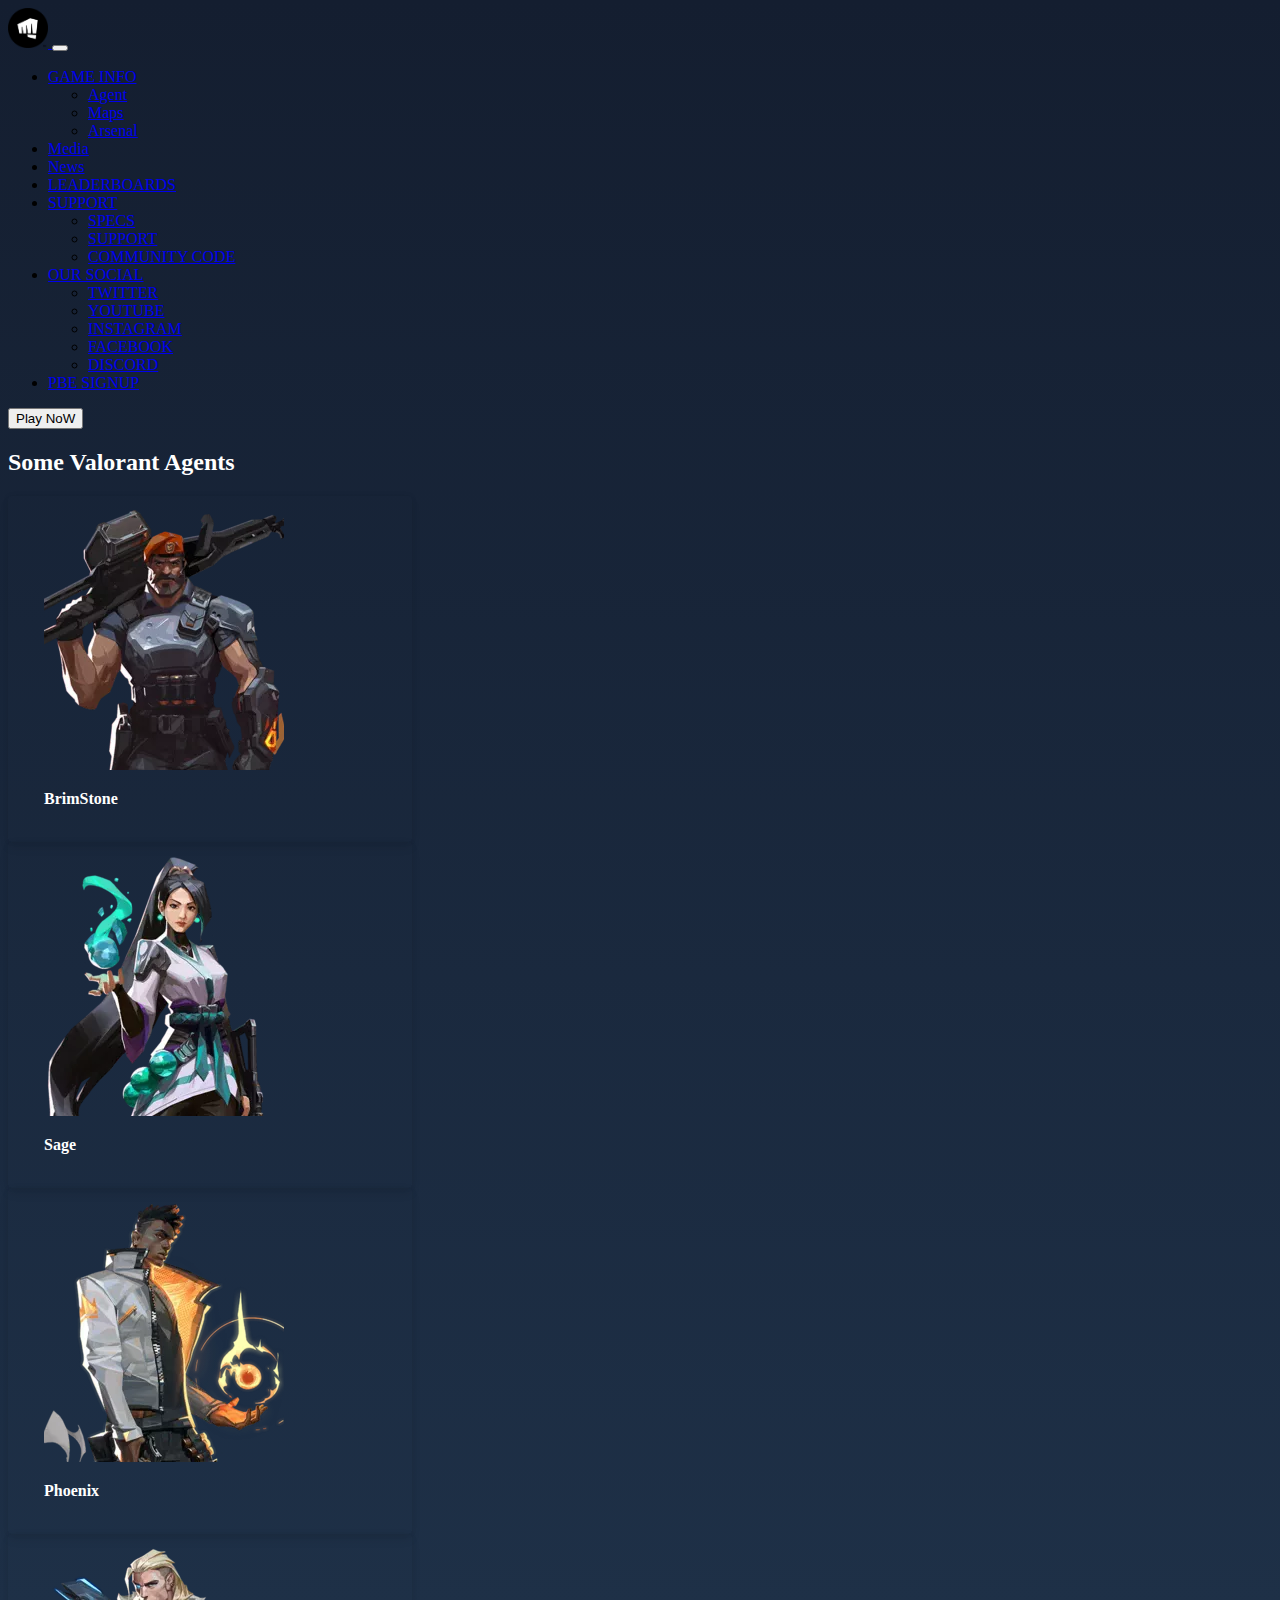
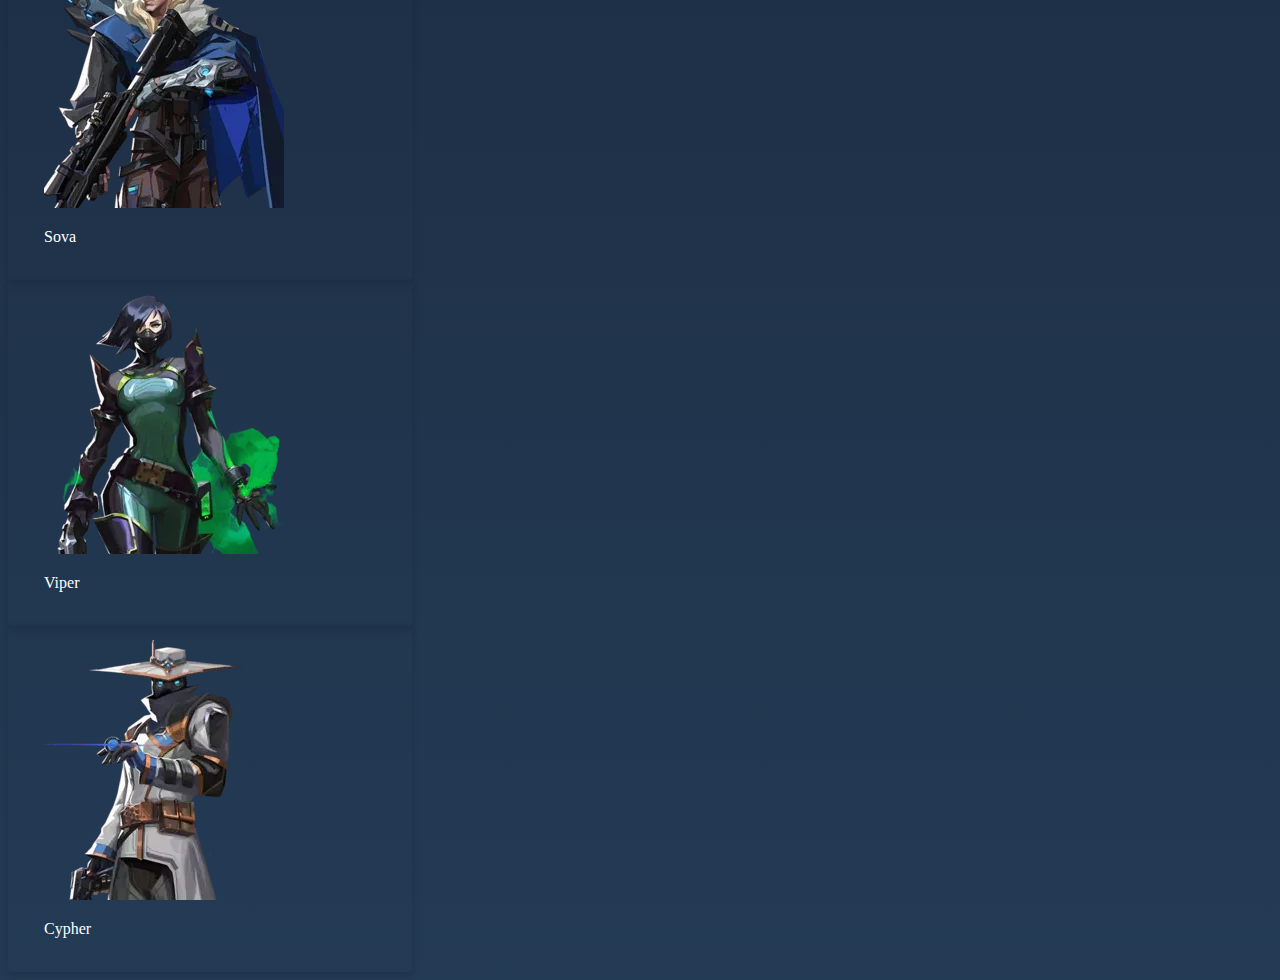
<file: index.html>
<!doctype html>
<html lang="en">

<head>
    <!-- Required meta tags -->
    <meta charset="utf-8">
    <meta name="viewport" content="width=device-width, initial-scale=1">

    <!-- Bootstrap CSS -->
    <link href="https://cdn.jsdelivr.net/npm/bootstrap@5.0.2/dist/css/bootstrap.min.css" rel="stylesheet"
        integrity="sha384-EVSTQN3/azprG1Anm3QDgpJLIm9Nao0Yz1ztcQTwFspd3yD65VohhpuuCOmLASjC" crossorigin="anonymous">
    <link rel="stylesheet" href="style.css">

    <title>Hello, world!</title>
</head>

<body>
    <nav class="navbar navbar-expand-lg navbar-dark bg-dark">
        <div class="container-fluid">
            <a class="navbar-brand" href="#"><img src="riot.png" alt="" height="40" width="40"> </a>
            <button class="navbar-toggler" type="button" data-bs-toggle="collapse"
                data-bs-target="#navbarSupportedContent" aria-controls="navbarSupportedContent" aria-expanded="false"
                aria-label="Toggle navigation">
                <span class="navbar-toggler-icon"></span>
            </button>
            <div class="collapse navbar-collapse" id="navbarSupportedContent">
                <ul class="navbar-nav me-auto mb-2 mb-lg-0">
                    <li class="nav-item dropdown active">
                        <a class="nav-link dropdown-toggle" href="#" id="navbarDropdown" role="button"
                            data-bs-toggle="dropdown" aria-expanded="false">
                            GAME INFO
                        </a>
                        <ul class="dropdown-menu" aria-labelledby="navbarDropdown">
                            <li><a class="dropdown-item" href="#">Agent</a></li>
                            <li><a class="dropdown-item" href="#">Maps</a></li>
                            <li><a class="dropdown-item" href="#">Arsenal</a></li>

                        </ul>
                    </li>
                    <li class="nav-item">
                        <a class="nav-link " aria-current="page" href="#">Media</a>
                    </li>
                    <li class="nav-item">
                        <a class="nav-link" href="#">News</a>
                    </li>
                    <li class="nav-item">
                        <a class="nav-link" href="#">LEADERBOARDS</a>
                    </li>
                    <li class="nav-item dropdown active">
                        <a class="nav-link dropdown-toggle" href="#" id="navbarDropdown" role="button"
                            data-bs-toggle="dropdown" aria-expanded="false">
                            SUPPORT
                        </a>
                        <ul class="dropdown-menu" aria-labelledby="navbarDropdown">
                            <li><a class="dropdown-item" href="#">SPECS</a></li>
                            <li><a class="dropdown-item" href="#">SUPPORT</a></li>
                            <li><a class="dropdown-item" href="#">COMMUNITY CODE</a></li>

                        </ul>
                    </li>
                    <li class="nav-item dropdown ">
                        <a class="nav-link dropdown-toggle" href="#" id="navbarDropdown" role="button"
                            data-bs-toggle="dropdown" aria-expanded="false">
                            OUR SOCIAL
                        </a>
                        <ul class="dropdown-menu" aria-labelledby="navbarDropdown">
                            <li><a class="dropdown-item" href="#">TWITTER</a></li>
                            <li><a class="dropdown-item" href="#">YOUTUBE</a></li>
                            <li><a class="dropdown-item" href="#">INSTAGRAM</a></li>
                            <li><a class="dropdown-item" href="#">FACEBOOK</a></li>
                            <li><a class="dropdown-item" href="#">DISCORD</a></li>

                        </ul>
                    </li>
                    <li class="nav-item">
                        <a class="nav-link" href="#">PBE SIGNUP</a>
                    </li>


                </ul>
                <form class="d-flex">

                    <button class="btn btn-outline-success" type="submit">Play NoW</button>
                </form>
            </div>
        </div>
    </nav>

    <h2 style="color: white;">Some Valorant Agents</h2>
    <div class="cont">
        <div class="container-fluid" style="font-weight: 600; ">
            <div class="row">
                <div class="col">
                    <div class="card" style="width: 18rem; ">
                        <a href="brim.html"> <img src="valo/Brimstone.webp" class="card-img-top" alt="..."></a>
                        <div class="card-body">
                            <p class="card-text">BrimStone</p>
                        </div>
                    </div>
                </div>
                <div class="col">
                    <div class="card" style="width: 18rem;">
                        <a href="sage.html"> <img src="valo/Sage.webp" class="card-img-top" alt="..."></a>
                        <div class="card-body">
                            <p class="card-text">Sage</p>
                        </div>
                    </div>
                </div>
                <div class="col">
                    <div class="card" style="width: 18rem;">
                        <a href="phoenix.html"> <img src="valo/Phoenix.webp" class="card-img-top" alt="..."></a>
                        <div class="card-body">
                            <p class="card-text">Phoenix</p>
                        </div>
                    </div>
                </div>
            </div>
        </div>
        <div class="container-fluid">
            <div class="row">
                <div class="col">
                    <div class="card" style="width: 18rem;">
                        <a href="sova.html"><img src="valo/Sova.webp" class="card-img-top" alt="..."></a>
                        <div class="card-body">
                            <p class="card-text">Sova</p>
                        </div>
                    </div>
                </div>
                <div class="col">
                    <div class="card" style="width: 18rem;">
                        <a href="viper.html"><img src="valo/Viper.webp" class="card-img-top" alt="..."></a>
                        <div class="card-body">
                            <p class="card-text">Viper</p>
                        </div>
                    </div>
                </div>
                <div class="col">
                    <div class="card" style="width: 18rem;">
                        <a href="cypher.html"><img src="valo/Cypher.webp" class="card-img-top" alt="..."></a>
                        <div class="card-body">
                            <p class="card-text">Cypher</p>
                        </div>
                    </div>
                </div>
            </div>
        </div>

    </div>

    <!-- Optional JavaScript; choose one of the two! -->

    <!-- Option 1: Bootstrap Bundle with Popper -->
    <script src="https://cdn.jsdelivr.net/npm/bootstrap@5.0.2/dist/js/bootstrap.bundle.min.js"
        integrity="sha384-MrcW6ZMFYlzcLA8Nl+NtUVF0sA7MsXsP1UyJoMp4YLEuNSfAP+JcXn/tWtIaxVXM"
        crossorigin="anonymous"></script>

    <!-- Option 2: Separate Popper and Bootstrap JS -->
    <!--
    <script src="https://cdn.jsdelivr.net/npm/@popperjs/core@2.9.2/dist/umd/popper.min.js" integrity="sha384-IQsoLXl5PILFhosVNubq5LC7Qb9DXgDA9i+tQ8Zj3iwWAwPtgFTxbJ8NT4GN1R8p" crossorigin="anonymous"></script>
    <script src="https://cdn.jsdelivr.net/npm/bootstrap@5.0.2/dist/js/bootstrap.min.js" integrity="sha384-cVKIPhGWiC2Al4u+LWgxfKTRIcfu0JTxR+EQDz/bgldoEyl4H0zUF0QKbrJ0EcQF" crossorigin="anonymous"></script>
    -->
</body>

</html>
</file>
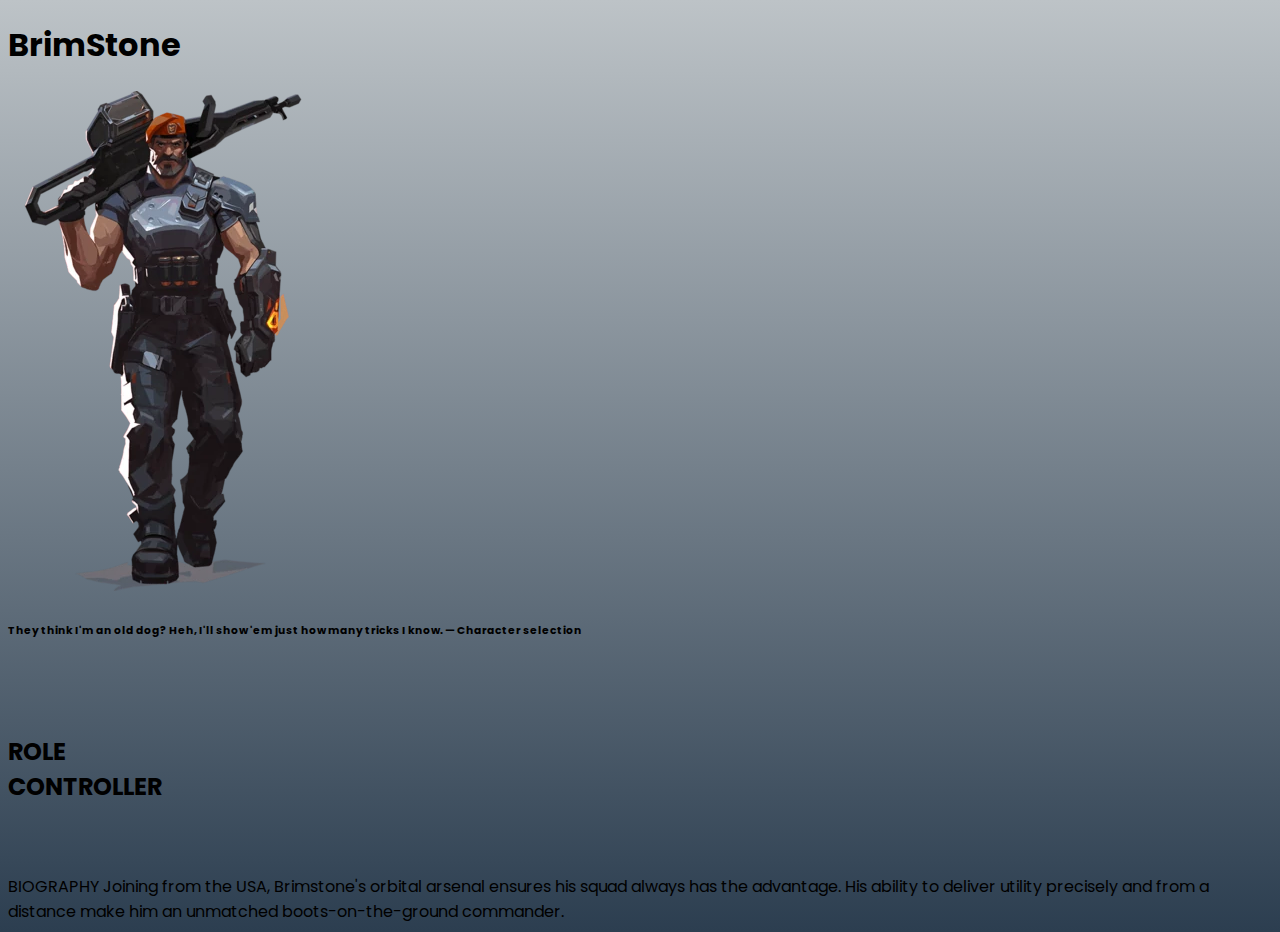
<file: brim.html>
<!doctype html>
<html lang="en">

<head>
    <!-- Required meta tags -->
    <meta charset="utf-8">
    <meta name="viewport" content="width=device-width, initial-scale=1">

    <!-- Bootstrap CSS -->
    <link href="https://cdn.jsdelivr.net/npm/bootstrap@5.0.2/dist/css/bootstrap.min.css" rel="stylesheet"
        integrity="sha384-EVSTQN3/azprG1Anm3QDgpJLIm9Nao0Yz1ztcQTwFspd3yD65VohhpuuCOmLASjC" crossorigin="anonymous">
    <style>
        @import url('https://fonts.googleapis.com/css2?family=Poppins:ital@1&display=swap');

        body {
            background: linear-gradient(#bdc3c7, #2c3e50);
            font-family: 'Poppins', sans-serif;
        }
    </style>
    <title>Brimstone</title>
</head>

<body>
    <h1>BrimStone</h1>


    <div class="d-flex bd-highlight">
        <div class="p-2 flex-fill bd-highlight">
            <div class="container"><img src="valo1/Brimstone.webp" alt=""></div>
        </div>
        <div class="p-2 flex-fill bd-highlight">
            <div class="container">
                <div>
                    <h6>They think I'm an old dog? Heh, I'll show 'em just how many tricks I know.
                        — Character selection</h6>
                </div>
                <br><br>
                <h2>ROLE <br> CONTROLLER</h2>
                <br><br>
                BIOGRAPHY
                Joining from the USA, Brimstone's orbital arsenal ensures his squad always has the advantage. His
                ability to deliver utility precisely and from a distance make him an unmatched boots-on-the-ground
                commander.
            </div>

        </div>



    </div>


    <!-- Optional JavaScript; choose one of the two! -->

    <!-- Option 1: Bootstrap Bundle with Popper -->
    <script src="https://cdn.jsdelivr.net/npm/bootstrap@5.0.2/dist/js/bootstrap.bundle.min.js"
        integrity="sha384-MrcW6ZMFYlzcLA8Nl+NtUVF0sA7MsXsP1UyJoMp4YLEuNSfAP+JcXn/tWtIaxVXM"
        crossorigin="anonymous"></script>

    <!-- Option 2: Separate Popper and Bootstrap JS -->
    <!--
    <script src="https://cdn.jsdelivr.net/npm/@popperjs/core@2.9.2/dist/umd/popper.min.js" integrity="sha384-IQsoLXl5PILFhosVNubq5LC7Qb9DXgDA9i+tQ8Zj3iwWAwPtgFTxbJ8NT4GN1R8p" crossorigin="anonymous"></script>
    <script src="https://cdn.jsdelivr.net/npm/bootstrap@5.0.2/dist/js/bootstrap.min.js" integrity="sha384-cVKIPhGWiC2Al4u+LWgxfKTRIcfu0JTxR+EQDz/bgldoEyl4H0zUF0QKbrJ0EcQF" crossorigin="anonymous"></script>
    -->
</body>

</html>
</file>
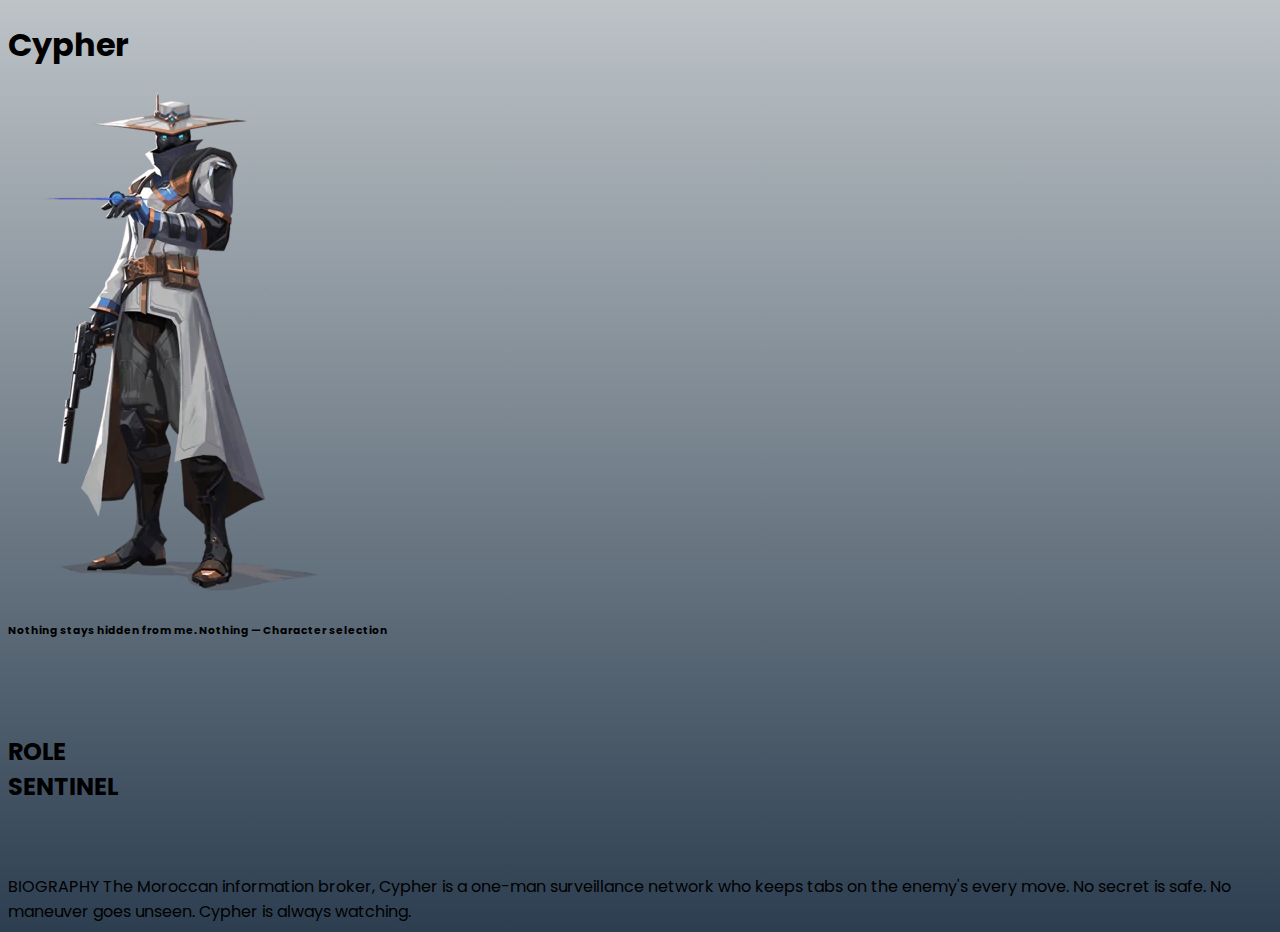
<file: cypher.html>
<!doctype html>
<html lang="en">

<head>
    <!-- Required meta tags -->
    <meta charset="utf-8">
    <meta name="viewport" content="width=device-width, initial-scale=1">

    <!-- Bootstrap CSS -->
    <link href="https://cdn.jsdelivr.net/npm/bootstrap@5.0.2/dist/css/bootstrap.min.css" rel="stylesheet"
        integrity="sha384-EVSTQN3/azprG1Anm3QDgpJLIm9Nao0Yz1ztcQTwFspd3yD65VohhpuuCOmLASjC" crossorigin="anonymous">
    <style>
        @import url('https://fonts.googleapis.com/css2?family=Poppins:ital@1&display=swap');

        body {
            background: linear-gradient(#bdc3c7, #2c3e50);
            font-family: 'Poppins', sans-serif;
        }
    </style>
    <title>Cypher</title>
</head>

<body>
    <h1>Cypher</h1>


    <div class="d-flex bd-highlight">
        <div class="p-2 flex-fill bd-highlight">
            <div class="container"><img src="valo1/Cypher_artwork.webp" alt=""></div>
        </div>
        <div class="p-2 flex-fill bd-highlight">
            <div class="container">
                <div>
                    <h6>Nothing stays hidden from me. Nothing
                        — Character selection</h6>
                </div>
                <br><br>
                <h2>ROLE <br> SENTINEL
                </h2>
                <br><br>
                BIOGRAPHY
                The Moroccan information broker, Cypher is a one-man surveillance network who keeps tabs on the enemy's
                every move. No secret is safe. No maneuver goes unseen. Cypher is always watching.
            </div>

        </div>



    </div>


    <!-- Optional JavaScript; choose one of the two! -->

    <!-- Option 1: Bootstrap Bundle with Popper -->
    <script src="https://cdn.jsdelivr.net/npm/bootstrap@5.0.2/dist/js/bootstrap.bundle.min.js"
        integrity="sha384-MrcW6ZMFYlzcLA8Nl+NtUVF0sA7MsXsP1UyJoMp4YLEuNSfAP+JcXn/tWtIaxVXM"
        crossorigin="anonymous"></script>

    <!-- Option 2: Separate Popper and Bootstrap JS -->
    <!--
    <script src="https://cdn.jsdelivr.net/npm/@popperjs/core@2.9.2/dist/umd/popper.min.js" integrity="sha384-IQsoLXl5PILFhosVNubq5LC7Qb9DXgDA9i+tQ8Zj3iwWAwPtgFTxbJ8NT4GN1R8p" crossorigin="anonymous"></script>
    <script src="https://cdn.jsdelivr.net/npm/bootstrap@5.0.2/dist/js/bootstrap.min.js" integrity="sha384-cVKIPhGWiC2Al4u+LWgxfKTRIcfu0JTxR+EQDz/bgldoEyl4H0zUF0QKbrJ0EcQF" crossorigin="anonymous"></script>
    -->
</body>

</html>
</file>
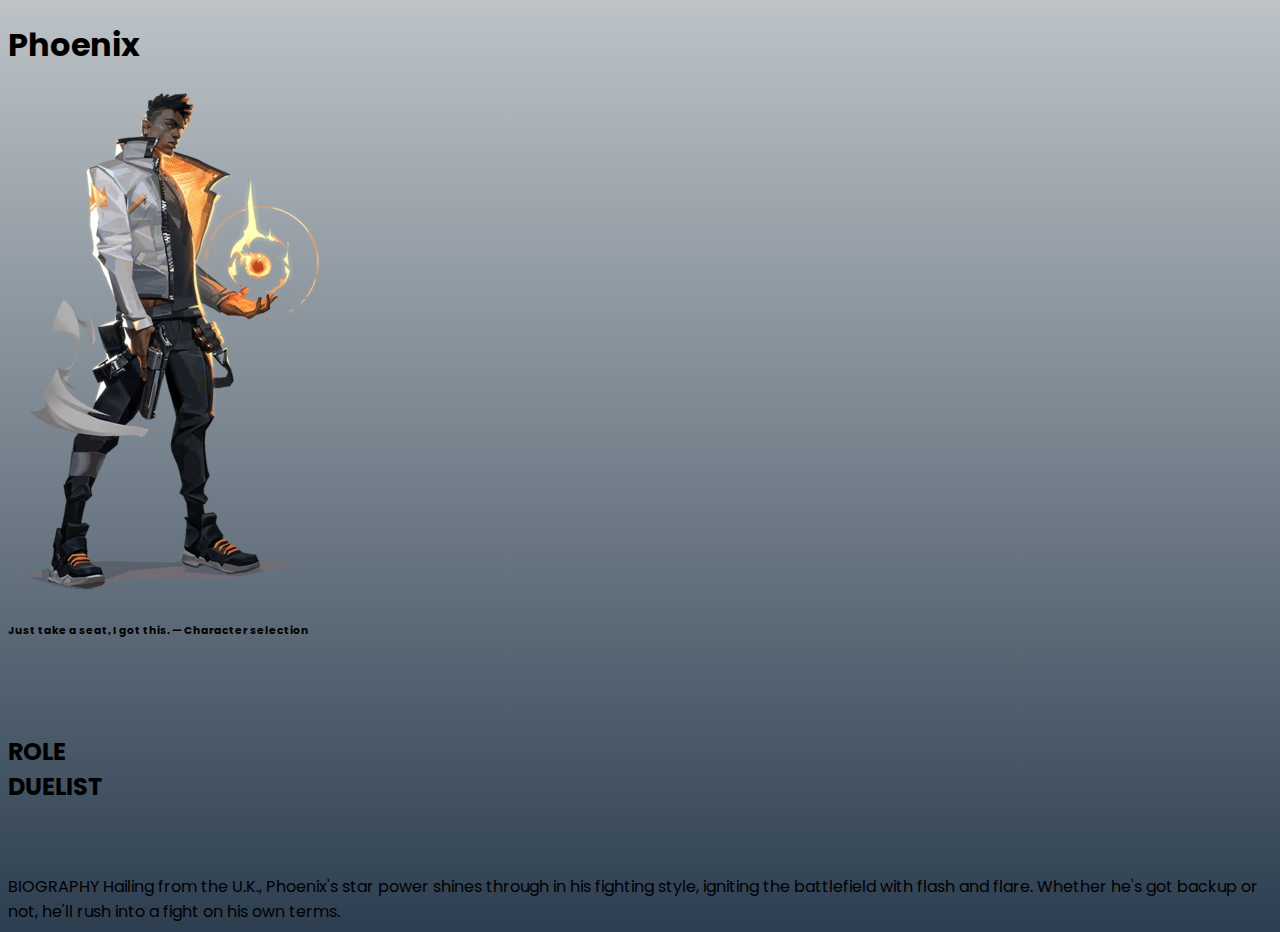
<file: phoenix.html>
<!doctype html>
<html lang="en">

<head>
    <!-- Required meta tags -->
    <meta charset="utf-8">
    <meta name="viewport" content="width=device-width, initial-scale=1">

    <!-- Bootstrap CSS -->
    <link href="https://cdn.jsdelivr.net/npm/bootstrap@5.0.2/dist/css/bootstrap.min.css" rel="stylesheet"
        integrity="sha384-EVSTQN3/azprG1Anm3QDgpJLIm9Nao0Yz1ztcQTwFspd3yD65VohhpuuCOmLASjC" crossorigin="anonymous">
    <style>
        @import url('https://fonts.googleapis.com/css2?family=Poppins:ital@1&display=swap');

        body {
            background: linear-gradient(#bdc3c7, #2c3e50);
            font-family: 'Poppins', sans-serif;
        }
    </style>
    <title>Phoenix</title>
</head>

<body>
    <h1>Phoenix</h1>


    <div class="d-flex bd-highlight">
        <div class="p-2 flex-fill bd-highlight">
            <div class="container"><img src="valo1/Phoenix_artwork.webp" alt=""></div>
        </div>
        <div class="p-2 flex-fill bd-highlight">
            <div class="container">
                <div>
                    <h6>Just take a seat, I got this.
                        — Character selection</h6>
                </div>
                <br><br>
                <h2>ROLE <br> DUELIST
                </h2>
                <br><br>
                BIOGRAPHY
                Hailing from the U.K., Phoenix's star power shines through in his fighting style, igniting the
                battlefield with flash and flare. Whether he's got backup or not, he'll rush into a fight on his own
                terms.
            </div>

        </div>



    </div>


    <!-- Optional JavaScript; choose one of the two! -->

    <!-- Option 1: Bootstrap Bundle with Popper -->
    <script src="https://cdn.jsdelivr.net/npm/bootstrap@5.0.2/dist/js/bootstrap.bundle.min.js"
        integrity="sha384-MrcW6ZMFYlzcLA8Nl+NtUVF0sA7MsXsP1UyJoMp4YLEuNSfAP+JcXn/tWtIaxVXM"
        crossorigin="anonymous"></script>

    <!-- Option 2: Separate Popper and Bootstrap JS -->
    <!--
    <script src="https://cdn.jsdelivr.net/npm/@popperjs/core@2.9.2/dist/umd/popper.min.js" integrity="sha384-IQsoLXl5PILFhosVNubq5LC7Qb9DXgDA9i+tQ8Zj3iwWAwPtgFTxbJ8NT4GN1R8p" crossorigin="anonymous"></script>
    <script src="https://cdn.jsdelivr.net/npm/bootstrap@5.0.2/dist/js/bootstrap.min.js" integrity="sha384-cVKIPhGWiC2Al4u+LWgxfKTRIcfu0JTxR+EQDz/bgldoEyl4H0zUF0QKbrJ0EcQF" crossorigin="anonymous"></script>
    -->
</body>

</html>
</file>
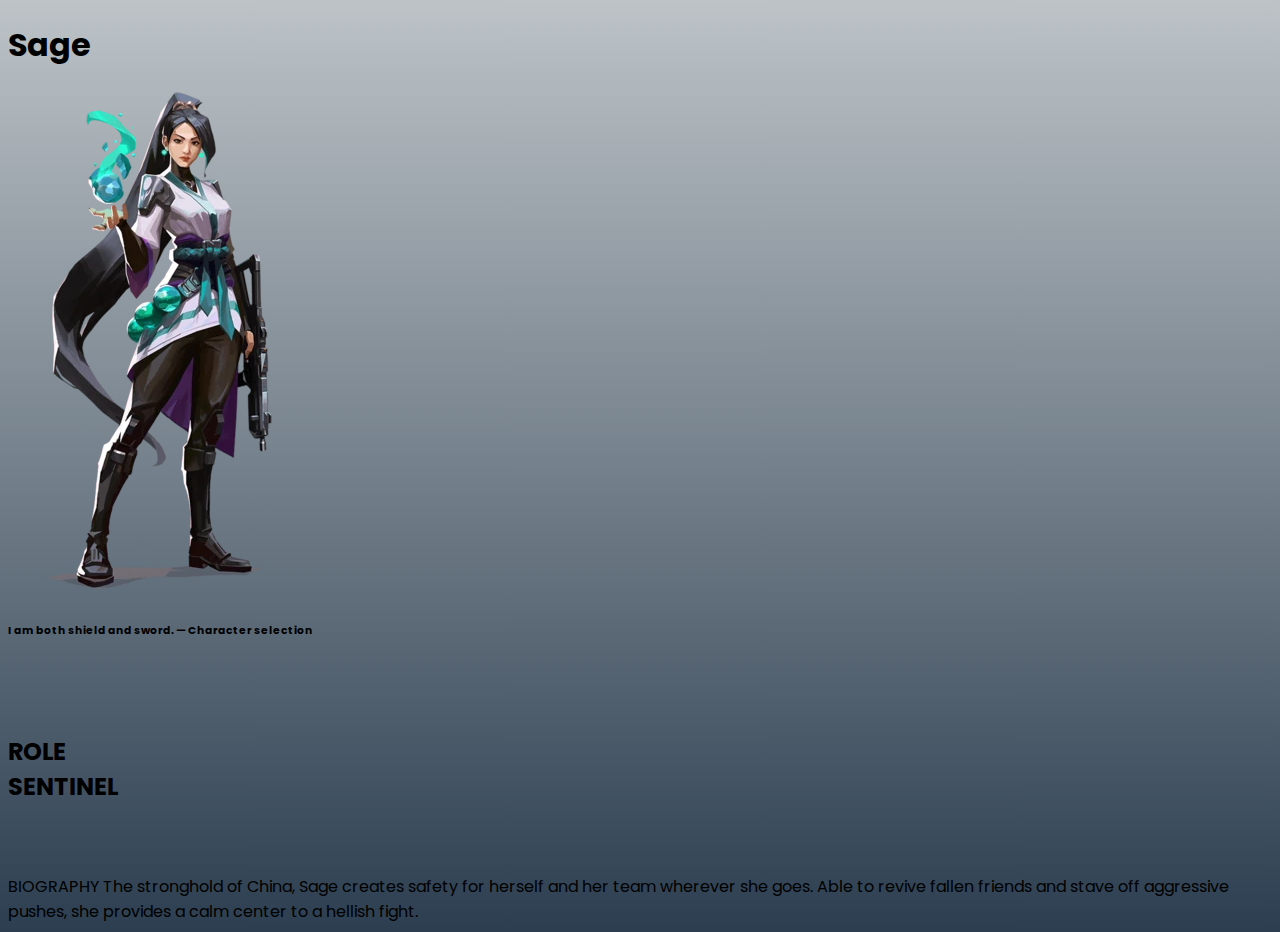
<file: sage.html>
<!doctype html>
<html lang="en">

<head>
    <!-- Required meta tags -->
    <meta charset="utf-8">
    <meta name="viewport" content="width=device-width, initial-scale=1">

    <!-- Bootstrap CSS -->
    <link href="https://cdn.jsdelivr.net/npm/bootstrap@5.0.2/dist/css/bootstrap.min.css" rel="stylesheet"
        integrity="sha384-EVSTQN3/azprG1Anm3QDgpJLIm9Nao0Yz1ztcQTwFspd3yD65VohhpuuCOmLASjC" crossorigin="anonymous">
    <style>
        @import url('https://fonts.googleapis.com/css2?family=Poppins:ital@1&display=swap');

        body {
            background: linear-gradient(#bdc3c7, #2c3e50);
            font-family: 'Poppins', sans-serif;
        }
    </style>
    <title>Sage</title>
</head>

<body>
    <h1>Sage</h1>


    <div class="d-flex bd-highlight">
        <div class="p-2 flex-fill bd-highlight">
            <div class="container"><img src="valo1/Sage_artwork.webp" alt=""></div>
        </div>
        <div class="p-2 flex-fill bd-highlight">
            <div class="container">
                <div>
                    <h6>I am both shield and sword.
                        — Character selection</h6>
                </div>
                <br><br>
                <h2>ROLE <br> SENTINEL
                </h2>
                <br><br>
                BIOGRAPHY
                The stronghold of China, Sage creates safety for herself and her team wherever she goes. Able to revive
                fallen friends and stave off aggressive pushes, she provides a calm center to a hellish fight.
            </div>

        </div>



    </div>


    <!-- Optional JavaScript; choose one of the two! -->

    <!-- Option 1: Bootstrap Bundle with Popper -->
    <script src="https://cdn.jsdelivr.net/npm/bootstrap@5.0.2/dist/js/bootstrap.bundle.min.js"
        integrity="sha384-MrcW6ZMFYlzcLA8Nl+NtUVF0sA7MsXsP1UyJoMp4YLEuNSfAP+JcXn/tWtIaxVXM"
        crossorigin="anonymous"></script>

    <!-- Option 2: Separate Popper and Bootstrap JS -->
    <!--
    <script src="https://cdn.jsdelivr.net/npm/@popperjs/core@2.9.2/dist/umd/popper.min.js" integrity="sha384-IQsoLXl5PILFhosVNubq5LC7Qb9DXgDA9i+tQ8Zj3iwWAwPtgFTxbJ8NT4GN1R8p" crossorigin="anonymous"></script>
    <script src="https://cdn.jsdelivr.net/npm/bootstrap@5.0.2/dist/js/bootstrap.min.js" integrity="sha384-cVKIPhGWiC2Al4u+LWgxfKTRIcfu0JTxR+EQDz/bgldoEyl4H0zUF0QKbrJ0EcQF" crossorigin="anonymous"></script>
    -->
</body>

</html>
</file>
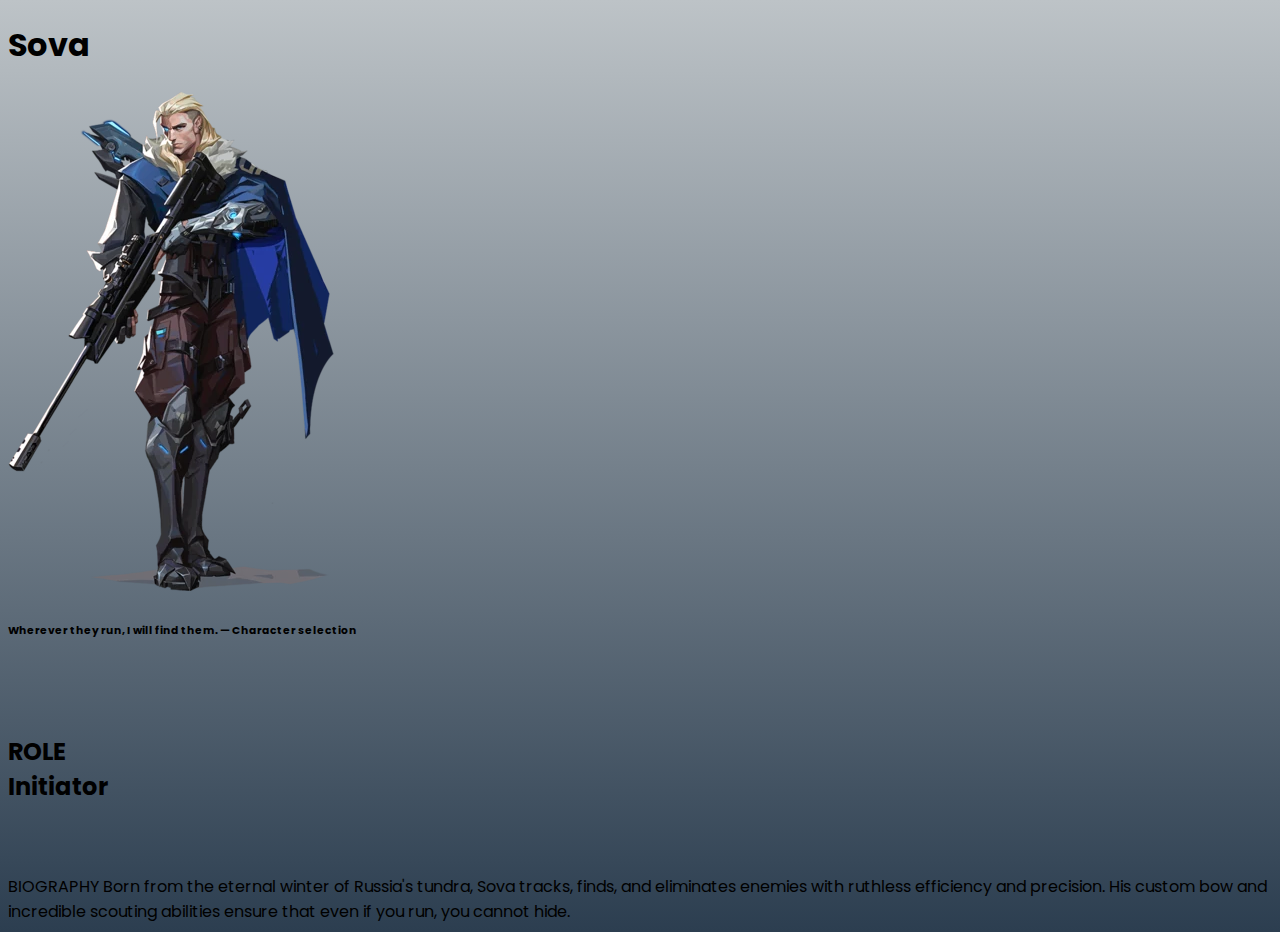
<file: sova.html>
<!doctype html>
<html lang="en">

<head>
    <!-- Required meta tags -->
    <meta charset="utf-8">
    <meta name="viewport" content="width=device-width, initial-scale=1">

    <!-- Bootstrap CSS -->
    <link href="https://cdn.jsdelivr.net/npm/bootstrap@5.0.2/dist/css/bootstrap.min.css" rel="stylesheet"
        integrity="sha384-EVSTQN3/azprG1Anm3QDgpJLIm9Nao0Yz1ztcQTwFspd3yD65VohhpuuCOmLASjC" crossorigin="anonymous">
    <style>
        @import url('https://fonts.googleapis.com/css2?family=Poppins:ital@1&display=swap');

        body {
            background: linear-gradient(#bdc3c7, #2c3e50);
            font-family: 'Poppins', sans-serif;
        }
    </style>
    <title>Sova</title>
</head>

<body>
    <h1>Sova</h1>


    <div class="d-flex bd-highlight">
        <div class="p-2 flex-fill bd-highlight">
            <div class="container"><img src="valo1/Sova_artwork.webp" alt=""></div>
        </div>
        <div class="p-2 flex-fill bd-highlight">
            <div class="container">
                <div>
                    <h6>Wherever they run, I will find them.
                        — Character selection</h6>
                </div>
                <br><br>
                <h2>ROLE <br> Initiator
                </h2>
                <br><br>
                BIOGRAPHY
                Born from the eternal winter of Russia's tundra, Sova tracks, finds, and eliminates enemies with
                ruthless efficiency and precision. His custom bow and incredible scouting abilities ensure that even if
                you run, you cannot hide.
            </div>

        </div>



    </div>


    <!-- Optional JavaScript; choose one of the two! -->

    <!-- Option 1: Bootstrap Bundle with Popper -->
    <script src="https://cdn.jsdelivr.net/npm/bootstrap@5.0.2/dist/js/bootstrap.bundle.min.js"
        integrity="sha384-MrcW6ZMFYlzcLA8Nl+NtUVF0sA7MsXsP1UyJoMp4YLEuNSfAP+JcXn/tWtIaxVXM"
        crossorigin="anonymous"></script>

    <!-- Option 2: Separate Popper and Bootstrap JS -->
    <!--
    <script src="https://cdn.jsdelivr.net/npm/@popperjs/core@2.9.2/dist/umd/popper.min.js" integrity="sha384-IQsoLXl5PILFhosVNubq5LC7Qb9DXgDA9i+tQ8Zj3iwWAwPtgFTxbJ8NT4GN1R8p" crossorigin="anonymous"></script>
    <script src="https://cdn.jsdelivr.net/npm/bootstrap@5.0.2/dist/js/bootstrap.min.js" integrity="sha384-cVKIPhGWiC2Al4u+LWgxfKTRIcfu0JTxR+EQDz/bgldoEyl4H0zUF0QKbrJ0EcQF" crossorigin="anonymous"></script>
    -->
</body>

</html>
</file>
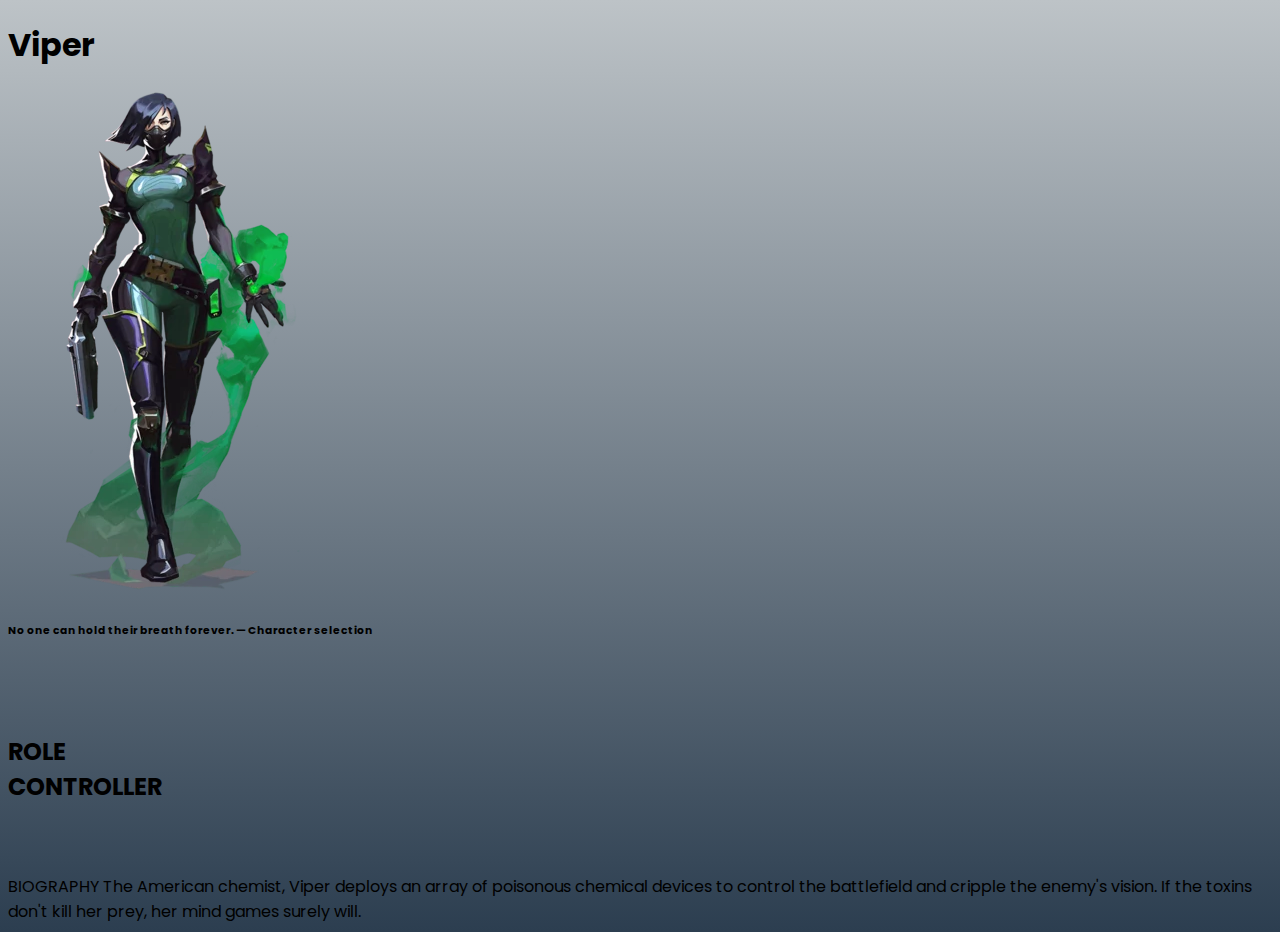
<file: viper.html>
<!doctype html>
<html lang="en">

<head>
    <!-- Required meta tags -->
    <meta charset="utf-8">
    <meta name="viewport" content="width=device-width, initial-scale=1">

    <!-- Bootstrap CSS -->
    <link href="https://cdn.jsdelivr.net/npm/bootstrap@5.0.2/dist/css/bootstrap.min.css" rel="stylesheet"
        integrity="sha384-EVSTQN3/azprG1Anm3QDgpJLIm9Nao0Yz1ztcQTwFspd3yD65VohhpuuCOmLASjC" crossorigin="anonymous">
    <style>
        @import url('https://fonts.googleapis.com/css2?family=Poppins:ital@1&display=swap');

        body {
            background: linear-gradient(#bdc3c7, #2c3e50);
            font-family: 'Poppins', sans-serif;
        }
    </style>
    <title>Viper</title>
</head>

<body>
    <h1>Viper</h1>


    <div class="d-flex bd-highlight">
        <div class="p-2 flex-fill bd-highlight">
            <div class="container"><img src="valo1/Viper_artwork.webp" alt=""></div>
        </div>
        <div class="p-2 flex-fill bd-highlight">
            <div class="container">
                <div>
                    <h6>No one can hold their breath forever.
                        — Character selection</h6>
                </div>
                <br><br>
                <h2>ROLE <br> CONTROLLER
                </h2>
                <br><br>
                BIOGRAPHY
                The American chemist, Viper deploys an array of poisonous chemical devices to control the battlefield
                and cripple the enemy's vision. If the toxins don't kill her prey, her mind games surely will.
            </div>

        </div>



    </div>


    <!-- Optional JavaScript; choose one of the two! -->

    <!-- Option 1: Bootstrap Bundle with Popper -->
    <script src="https://cdn.jsdelivr.net/npm/bootstrap@5.0.2/dist/js/bootstrap.bundle.min.js"
        integrity="sha384-MrcW6ZMFYlzcLA8Nl+NtUVF0sA7MsXsP1UyJoMp4YLEuNSfAP+JcXn/tWtIaxVXM"
        crossorigin="anonymous"></script>

    <!-- Option 2: Separate Popper and Bootstrap JS -->
    <!--
    <script src="https://cdn.jsdelivr.net/npm/@popperjs/core@2.9.2/dist/umd/popper.min.js" integrity="sha384-IQsoLXl5PILFhosVNubq5LC7Qb9DXgDA9i+tQ8Zj3iwWAwPtgFTxbJ8NT4GN1R8p" crossorigin="anonymous"></script>
    <script src="https://cdn.jsdelivr.net/npm/bootstrap@5.0.2/dist/js/bootstrap.min.js" integrity="sha384-cVKIPhGWiC2Al4u+LWgxfKTRIcfu0JTxR+EQDz/bgldoEyl4H0zUF0QKbrJ0EcQF" crossorigin="anonymous"></script>
    -->
</body>

</html>
</file>
<file: style.css>
.card {
  border-radius: 4px;
  background-color: transparent;
  box-shadow: 0 6px 10px rgba(0, 0, 0, 0.08), 0 0 6px rgba(0, 0, 0, 0.05);
  transition: 0.3s transform cubic-bezier(0.155, 1.105, 0.295, 1.12),
    0.3s box-shadow,
    0.3s -webkit-transform cubic-bezier(0.155, 1.105, 0.295, 1.12);
  padding: 14px 80px 18px 36px;
  cursor: pointer;
}

.card:hover {
  background-color: transparent;
  transform: scale(1.05);
  box-shadow: 0 10px 20px rgba(0, 0, 0, 0.12), 0 4px 8px rgba(0, 0, 0, 0.06);
}
body {
  background: linear-gradient(#141e30, #243b55);
}
.cont {
  color: white;
}
</file>
